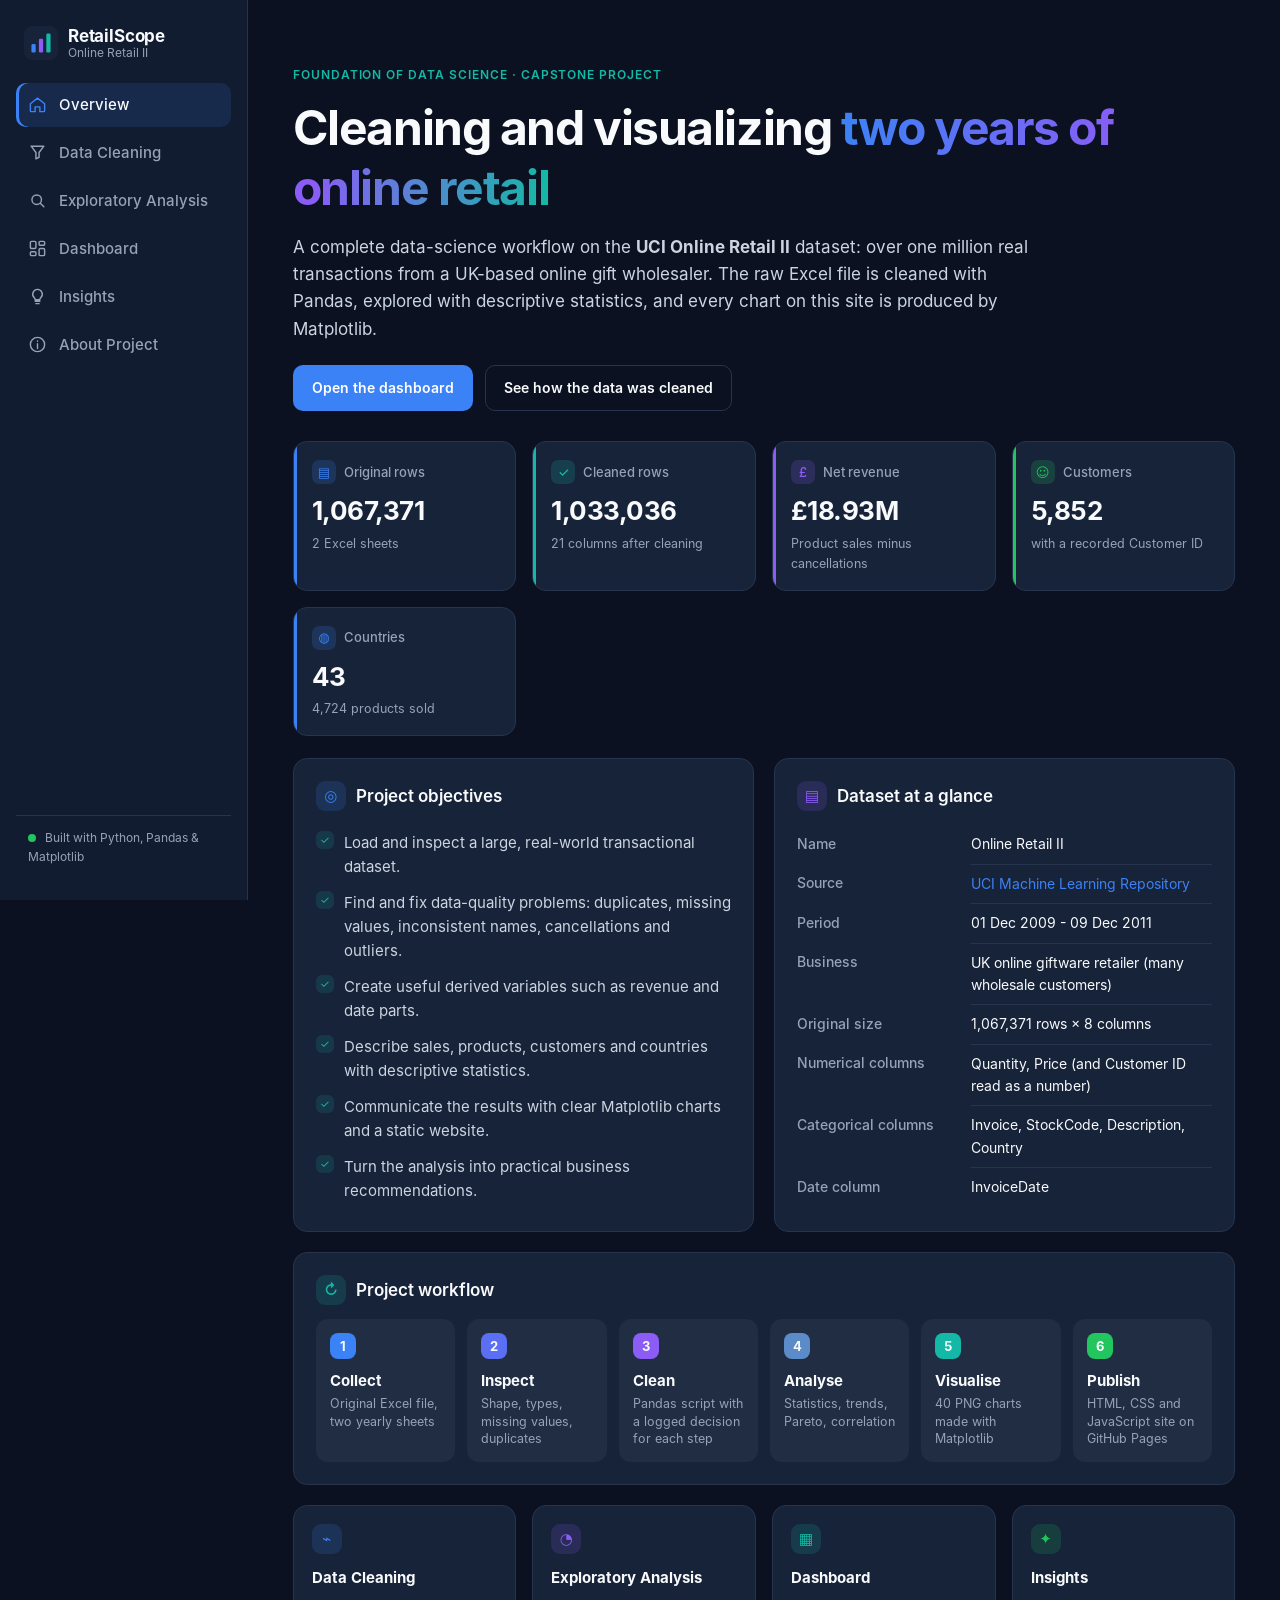
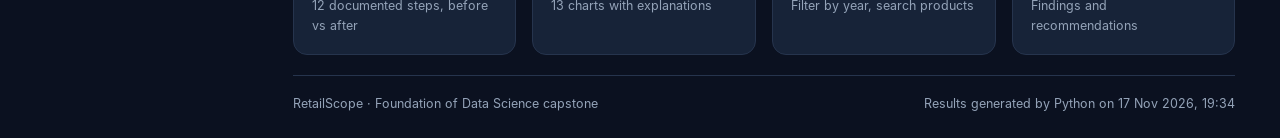
<file: index.html>
<!DOCTYPE html>
<html lang="en">
<head>
  <meta charset="UTF-8">
  <title>RetailScope - redirecting…</title>
  <meta http-equiv="refresh" content="0; url=static/index.html">
  <link rel="canonical" href="static/index.html">
</head>
<body style="background:#0B1120;color:#F8FAFC;font-family:sans-serif">
  <p>Opening the project website… If nothing happens, <a href="static/index.html" style="color:#3B82F6">click here</a>.</p>
</body>
</html>
</file>
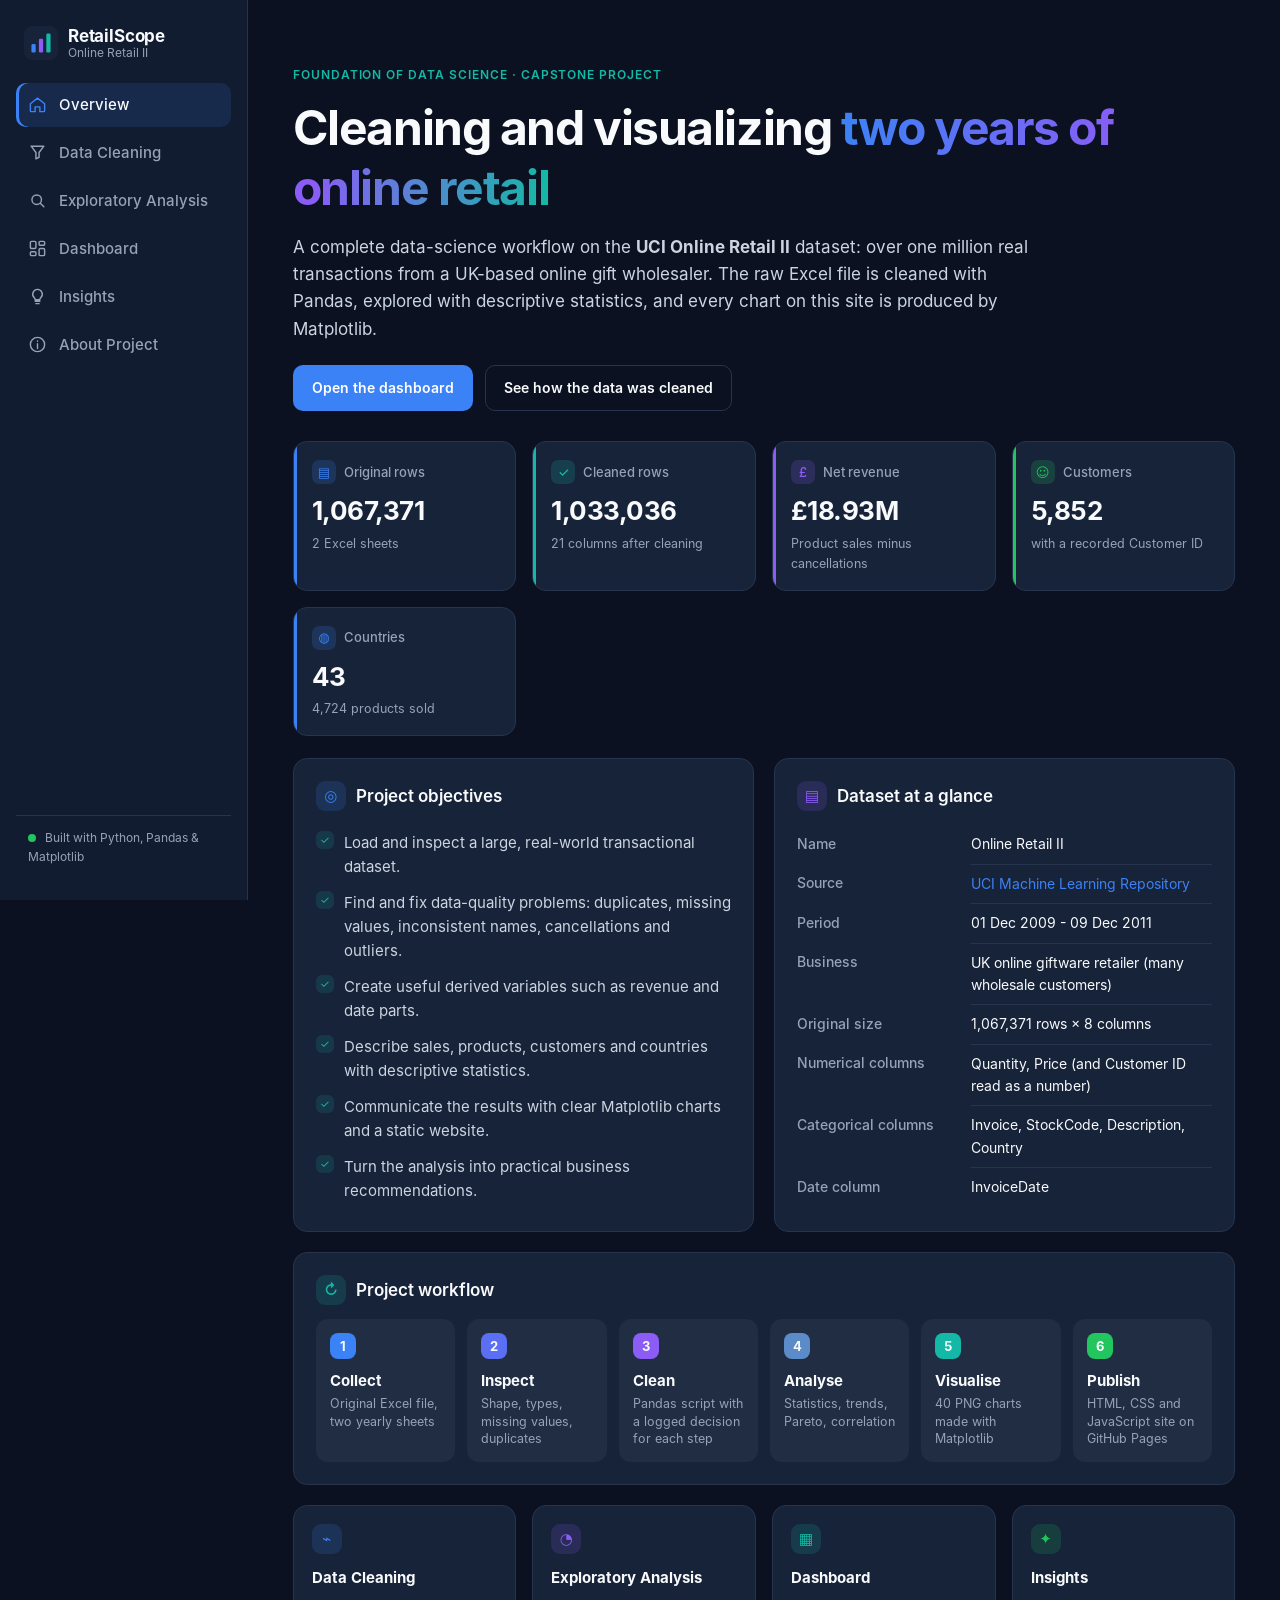
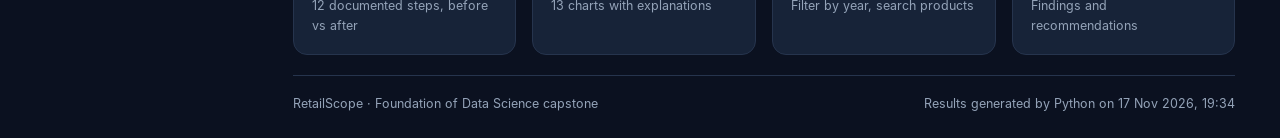
<file: static/index.html>
<!DOCTYPE html>
<html lang="en">
<head>
  <meta charset="UTF-8">
  <meta name="viewport" content="width=device-width, initial-scale=1">
  <title>RetailScope | Online Retail II - Data Cleaning & Visualization</title>
  <meta name="description" content="Foundation of Data Science capstone: cleaning and analysing the UCI Online Retail II dataset with Python, Pandas and Matplotlib.">
  <link rel="icon" href="assets/favicon.svg" type="image/svg+xml">
  <link rel="stylesheet" href="style.css">
</head>
<body>
  <!-- ============ SIDEBAR NAVIGATION ============ -->
  <aside class="sidebar" id="sidebar">
    <a class="brand" href="#home">
      <img src="assets/favicon.svg" alt="" width="34" height="34">
      <span><strong>RetailScope</strong><small>Online Retail II</small></span>
    </a>
    <nav class="nav" aria-label="Main">
      <a href="#home" data-page="home"><svg viewBox="0 0 24 24"><path d="M3 11l9-7 9 7v9a1 1 0 0 1-1 1h-5v-6H9v6H4a1 1 0 0 1-1-1z"/></svg>Overview</a>
      <a href="#cleaning" data-page="cleaning"><svg viewBox="0 0 24 24"><path d="M4 4h16l-6 8v6l-4 2v-8z"/></svg>Data Cleaning</a>
      <a href="#eda" data-page="eda"><svg viewBox="0 0 24 24"><circle cx="11" cy="11" r="6"/><path d="M20 20l-4.5-4.5"/></svg>Exploratory Analysis</a>
      <a href="#dashboard" data-page="dashboard"><svg viewBox="0 0 24 24"><rect x="3" y="3" width="7" height="9" rx="1.5"/><rect x="14" y="3" width="7" height="5" rx="1.5"/><rect x="14" y="12" width="7" height="9" rx="1.5"/><rect x="3" y="16" width="7" height="5" rx="1.5"/></svg>Dashboard</a>
      <a href="#insights" data-page="insights"><svg viewBox="0 0 24 24"><path d="M9 18h6M10 21h4M12 3a6 6 0 0 0-4 10.5c.8.8 1 1.5 1 2.5h6c0-1 .2-1.7 1-2.5A6 6 0 0 0 12 3z"/></svg>Insights</a>
      <a href="#about" data-page="about"><svg viewBox="0 0 24 24"><circle cx="12" cy="12" r="9"/><path d="M12 11v6M12 7.5v.5"/></svg>About Project</a>
    </nav>
    <div class="sidebar-foot">
      <span class="dot"></span> Built with Python, Pandas &amp; Matplotlib
    </div>
  </aside>

  <header class="topbar">
    <a class="brand" href="#home"><img src="assets/favicon.svg" alt="" width="28" height="28"><strong>RetailScope</strong></a>
    <button class="menu-btn" id="menuBtn" aria-label="Open menu" aria-expanded="false">
      <svg viewBox="0 0 24 24"><path d="M4 7h16M4 12h16M4 17h16"/></svg>
    </button>
  </header>
  <div class="overlay" id="overlay"></div>

  <main class="content">

    <!-- ================= PAGE 1: HOME ================= -->
    <section class="page" id="page-home">
      <div class="hero">
        <span class="eyebrow">Foundation of Data Science · Capstone Project</span>
        <h1>Cleaning and visualizing <span class="grad">two years of online retail</span></h1>
        <p class="lead">A complete data-science workflow on the <strong>UCI Online Retail II</strong> dataset: over one million
          real transactions from a UK-based online gift wholesaler. The raw Excel file is cleaned with Pandas,
          explored with descriptive statistics, and every chart on this site is produced by Matplotlib.</p>
        <div class="hero-actions">
          <a class="btn primary" href="#dashboard">Open the dashboard</a>
          <a class="btn ghost" href="#cleaning">See how the data was cleaned</a>
        </div>
      </div>

      <div class="kpi-grid" id="homeStats"></div>

      <div class="grid-2">
        <div class="card">
          <h2 class="card-title"><span class="ic blue">◎</span>Project objectives</h2>
          <ul class="checklist">
            <li>Load and inspect a large, real-world transactional dataset.</li>
            <li>Find and fix data-quality problems: duplicates, missing values, inconsistent names, cancellations and outliers.</li>
            <li>Create useful derived variables such as revenue and date parts.</li>
            <li>Describe sales, products, customers and countries with descriptive statistics.</li>
            <li>Communicate the results with clear Matplotlib charts and a static website.</li>
            <li>Turn the analysis into practical business recommendations.</li>
          </ul>
        </div>
        <div class="card">
          <h2 class="card-title"><span class="ic purple">▤</span>Dataset at a glance</h2>
          <table class="kv" id="datasetInfo"></table>
        </div>
      </div>

      <div class="card">
        <h2 class="card-title"><span class="ic teal">↻</span>Project workflow</h2>
        <ol class="workflow">
          <li><span>1</span><strong>Collect</strong><small>Original Excel file, two yearly sheets</small></li>
          <li><span>2</span><strong>Inspect</strong><small>Shape, types, missing values, duplicates</small></li>
          <li><span>3</span><strong>Clean</strong><small>Pandas script with a logged decision for each step</small></li>
          <li><span>4</span><strong>Analyse</strong><small>Statistics, trends, Pareto, correlation</small></li>
          <li><span>5</span><strong>Visualise</strong><small>40 PNG charts made with Matplotlib</small></li>
          <li><span>6</span><strong>Publish</strong><small>HTML, CSS and JavaScript site on GitHub Pages</small></li>
        </ol>
      </div>

      <div class="nav-cards">
        <a class="nav-card" href="#cleaning"><span class="ic blue">⌁</span><strong>Data Cleaning</strong><small>12 documented steps, before vs after</small></a>
        <a class="nav-card" href="#eda"><span class="ic purple">◔</span><strong>Exploratory Analysis</strong><small>13 charts with explanations</small></a>
        <a class="nav-card" href="#dashboard"><span class="ic teal">▦</span><strong>Dashboard</strong><small>Filter by year, search products</small></a>
        <a class="nav-card" href="#insights"><span class="ic green">✦</span><strong>Insights</strong><small>Findings and recommendations</small></a>
      </div>
    </section>

    <!-- ================= PAGE 2: DATA CLEANING ================= -->
    <section class="page" id="page-cleaning">
      <header class="page-head">
        <span class="eyebrow">Page 2</span>
        <h1>Data Cleaning &amp; Preprocessing</h1>
        <p>All steps run in <code>analysis/data_cleaning.py</code>. The original Excel file is never changed; the cleaned
          result is saved as a new CSV. Negative quantities and missing customers are <em>classified and flagged</em>, not blindly deleted.</p>
      </header>

      <div class="kpi-grid" id="cleanStats"></div>

      <div class="card">
        <h2 class="card-title">Original dataset overview</h2>
        <p class="muted">The Excel workbook contains two sheets with the same 8 columns. The table shows each column's type
          when read by Pandas and after cleaning.</p>
        <div class="grid-2 tight">
          <div class="table-wrap"><table class="data" id="sheetTable"></table></div>
          <div class="table-wrap"><table class="data" id="dtypeTable"></table></div>
        </div>
      </div>

      <div class="grid-2">
        <figure class="chart-card" data-chart="cleaning-0"></figure>
        <div class="card">
          <h2 class="card-title">Missing value analysis</h2>
          <div class="table-wrap"><table class="data" id="missingTable"></table></div>
          <p class="note" id="missingNote"></p>
        </div>
      </div>

      <div class="grid-2">
        <div class="card">
          <h2 class="card-title">Duplicate analysis</h2>
          <p id="dupText"></p>
          <div class="mini-stats" id="dupStats"></div>
        </div>
        <figure class="chart-card" data-chart="cleaning-1"></figure>
      </div>

      <div class="card">
        <h2 class="card-title">Cleaning operations, step by step</h2>
        <ol class="timeline" id="stepList"></ol>
      </div>

      <div class="grid-2">
        <figure class="chart-card" data-chart="cleaning-2"></figure>
        <div class="card">
          <h2 class="card-title">How cancellations and returns were treated</h2>
          <ul class="checklist">
            <li><strong>Invoices starting with "C"</strong> are cancellations or returns. They are kept with negative
              quantity and negative revenue, so adding up revenue gives true <em>net</em> revenue.</li>
            <li><strong>Negative quantities without "C"</strong> have a price of £0 and notes like "damaged" or "missing".
              They are internal stock write-offs, labelled <em>Stock Adjustment</em>, and left out of sales figures.</li>
            <li><strong>Invoices starting with "A"</strong> are bad-debt accounting entries (6 rows) and are excluded from sales.</li>
            <li><strong>Postage, fees and manual codes</strong> (POST, DOT, M, AMAZONFEE...) are flagged
              <code>IsProduct = False</code> so they do not distort product rankings.</li>
          </ul>
        </div>
      </div>

      <div class="card">
        <h2 class="card-title">Before-and-after comparison</h2>
        <div class="table-wrap"><table class="data" id="beforeAfter"></table></div>
      </div>

      <div class="card">
        <div class="card-head">
          <h2 class="card-title">Data dictionary (cleaned dataset)</h2>
          <input class="search" id="dictSearch" type="search" placeholder="Search columns…" aria-label="Search data dictionary">
        </div>
        <div class="table-wrap"><table class="data" id="dictTable"></table></div>
      </div>
    </section>

    <!-- ================= PAGE 3: EDA ================= -->
    <section class="page" id="page-eda">
      <header class="page-head">
        <span class="eyebrow">Page 3</span>
        <h1>Exploratory Data Analysis</h1>
        <p>Statistics are computed with Pandas in <code>analysis/exploratory_analysis.py</code>. Every chart below is a PNG
          produced by Matplotlib from the cleaned data. Revenue figures are <em>net</em> (sales minus cancellations) for
          product lines only. Click a chart to enlarge it.</p>
      </header>

      <div class="card">
        <div class="card-head">
          <h2 class="card-title">Statistical summary</h2>
          <span class="pill">pandas .describe() + skewness</span>
        </div>
        <div class="table-wrap"><table class="data num" id="statsTable"></table></div>
        <p class="note">Every variable has a mean far above its median and a large positive skewness. The data is
          strongly right-skewed, so medians and log-scaled charts describe a "typical" order better than averages.</p>
      </div>

      <div class="filter-bar" id="edaFilters" role="tablist" aria-label="Chart topic">
        <button class="chip active" data-group="all">All charts</button>
        <button class="chip" data-group="trend">Trends</button>
        <button class="chip" data-group="product">Products</button>
        <button class="chip" data-group="customer">Customers</button>
        <button class="chip" data-group="country">Countries</button>
        <button class="chip" data-group="distribution">Distributions</button>
        <button class="chip" data-group="correlation">Correlation</button>
        <button class="chip" data-group="cancellation">Cancellations</button>
      </div>
      <div class="chart-grid" id="edaCharts"></div>

      <div class="card">
        <div class="card-head">
          <h2 class="card-title">Correlation matrix (customer level)</h2>
          <div class="toggle" id="corrToggle">
            <button class="active" data-method="spearman">Spearman</button>
            <button data-method="pearson">Pearson</button>
          </div>
        </div>
        <div class="table-wrap"><table class="data num corr" id="corrTable"></table></div>
        <p class="note">Pearson measures straight-line relationships and is sensitive to extreme values; Spearman uses
          ranks and is more reliable for skewed data like this. Compare both to see the effect of outliers.</p>
      </div>
    </section>

    <!-- ================= PAGE 4: DASHBOARD ================= -->
    <section class="page" id="page-dashboard">
      <header class="page-head row">
        <div>
          <span class="eyebrow">Page 4</span>
          <h1>Interactive Dashboard</h1>
          <p id="periodLabel" class="muted"></p>
        </div>
        <div class="toggle big" id="periodToggle" aria-label="Select period">
          <button class="active" data-period="all">All</button>
          <button data-period="2010">2010</button>
          <button data-period="2011">2011</button>
        </div>
      </header>

      <div class="kpi-grid six" id="dashKpis"></div>
      <div class="kpi-grid secondary" id="dashKpis2"></div>

      <div class="filter-bar" id="dashFilters">
        <button class="chip active" data-group="all">All charts</button>
        <button class="chip" data-group="trend">Trends</button>
        <button class="chip" data-group="product">Products</button>
        <button class="chip" data-group="country">Countries</button>
        <button class="chip" data-group="customer">Customers</button>
        <button class="chip" data-group="distribution">Sales distribution</button>
        <button class="chip" data-group="cancellation">Cancellations</button>
      </div>
      <div class="chart-grid" id="dashCharts"></div>

      <div class="card">
        <div class="card-head">
          <h2 class="card-title">Product explorer</h2>
          <div class="controls">
            <input class="search" id="productSearch" type="search" placeholder="Search product name or code…" aria-label="Search products">
            <select id="productSort" aria-label="Sort products">
              <option value="revenue">Sort: Net revenue</option>
              <option value="units">Sort: Units</option>
              <option value="orders">Sort: Orders</option>
              <option value="customers">Sort: Customers</option>
              <option value="cancelled">Sort: Cancelled units</option>
              <option value="revenue-asc">Sort: Lowest revenue</option>
            </select>
          </div>
        </div>
        <p class="muted small">Tick up to two products to compare them side by side.</p>
        <div id="compareBox" class="compare" hidden></div>
        <div class="table-wrap"><table class="data num" id="productTable"></table></div>
        <div class="table-foot"><span id="productCount"></span><button class="btn ghost sm" id="productMore">Show more</button></div>
      </div>

      <div class="grid-2">
        <div class="card">
          <div class="card-head">
            <h2 class="card-title">Country performance</h2>
            <input class="search" id="countrySearch" type="search" placeholder="Filter countries…" aria-label="Filter countries">
          </div>
          <div class="table-wrap scroll"><table class="data num" id="countryTable"></table></div>
        </div>
        <div class="card">
          <h2 class="card-title">Monthly figures</h2>
          <div class="table-wrap scroll"><table class="data num" id="monthTable"></table></div>
        </div>
      </div>
    </section>

    <!-- ================= PAGE 5: INSIGHTS ================= -->
    <section class="page" id="page-insights">
      <header class="page-head">
        <span class="eyebrow">Page 5</span>
        <h1>Insights &amp; Conclusion</h1>
        <p>Each finding below is generated from the analysis results, so the numbers always match the charts.</p>
      </header>

      <h2 class="section-title">Major findings</h2>
      <div class="finding-grid" id="findings"></div>

      <div class="grid-2">
        <div class="card">
          <h2 class="card-title"><span class="ic teal">↗</span>Important trends</h2>
          <ul class="checklist" id="trendList"></ul>
        </div>
        <div class="card">
          <h2 class="card-title"><span class="ic purple">✧</span>Interesting discoveries</h2>
          <ul class="checklist">
            <li>The two Excel sheets overlap for 1-9 December 2010; without spotting this, that period would be counted twice.</li>
            <li>The two largest orders in the data (80,995 and 74,215 units) were cancelled within minutes; keeping
              cancellations as negative revenue makes them cancel out automatically.</li>
            <li>The shop trades on Sundays but almost never on Saturdays.</li>
            <li id="discoveryLowest"></li>
          </ul>
        </div>
      </div>

      <div class="card">
        <h2 class="card-title"><span class="ic green">✓</span>Business recommendations</h2>
        <div class="reco-grid">
          <div class="reco"><strong>Prepare early for the Q4 peak</strong><p>Build stock of best-selling Christmas and home-decor lines by August, because revenue rises sharply from September and peaks in November.</p></div>
          <div class="reco"><strong>Protect top customers</strong><p>About a fifth of customers bring in roughly three-quarters of revenue. A loyalty or account-manager programme for them is the safest way to protect income.</p></div>
          <div class="reco"><strong>Win back one-time buyers</strong><p>Over a quarter of customers ordered only once. Follow-up offers to first-time buyers could raise repeat-purchase rates.</p></div>
          <div class="reco"><strong>Grow export markets</strong><p>Overseas customers place much larger orders. Ireland, the Netherlands, Germany and France are proven markets worth targeted marketing.</p></div>
          <div class="reco"><strong>Investigate cancellations</strong><p>About one in six invoices is a cancellation. Review the most-cancelled products for quality, description or delivery problems.</p></div>
          <div class="reco"><strong>Record customer IDs</strong><p>Almost a quarter of rows have no Customer ID. Requiring an account or email at checkout would make customer analysis more complete.</p></div>
        </div>
      </div>

      <div class="grid-2">
        <div class="card">
          <h2 class="card-title"><span class="ic red">!</span>Limitations</h2>
          <ul class="checklist warn">
            <li>The data comes from a single UK retailer, so results may not apply to other businesses.</li>
            <li>December 2011 is incomplete (data ends on 9 December), so it is left out of year-on-year comparisons.</li>
            <li>Customer-level results only include rows with a Customer ID.</li>
            <li>No cost or profit data is available, so the analysis is about revenue, not profitability.</li>
            <li>Exact duplicate rows were removed; a few could have been genuine repeated scans.</li>
            <li>The analysis is descriptive. It shows patterns and associations, not causes.</li>
          </ul>
        </div>
        <div class="card highlight">
          <h2 class="card-title"><span class="ic blue">◆</span>Final conclusion</h2>
          <p id="conclusion"></p>
        </div>
      </div>
    </section>

    <!-- ================= PAGE 6: ABOUT ================= -->
    <section class="page" id="page-about">
      <header class="page-head">
        <span class="eyebrow">Page 6</span>
        <h1>About the Project</h1>
      </header>

      <div class="grid-2">
        <div class="card">
          <h2 class="card-title">Project description</h2>
          <p><strong>RetailScope</strong> is a Foundation of Data Science capstone that takes a large, messy, real-world
            sales file and turns it into a clean dataset, a set of statistical findings and an easy-to-use website.
            The project shows the full workflow a data scientist follows: understanding the data, cleaning it carefully
            and honestly, exploring it, visualising it and communicating the results.</p>
          <h3>Objectives</h3>
          <ul class="checklist">
            <li>Apply Pandas for real data cleaning and transformation.</li>
            <li>Use descriptive statistics to summarise business data.</li>
            <li>Create clear, labelled charts with Matplotlib.</li>
            <li>Present the work in a static website without any framework.</li>
          </ul>
        </div>
        <div class="card">
          <h2 class="card-title">Technologies used</h2>
          <div class="tech-grid">
            <div class="tech"><strong>Python 3</strong><small>Scripts and pipeline</small></div>
            <div class="tech"><strong>Pandas</strong><small>Cleaning and analysis</small></div>
            <div class="tech"><strong>Matplotlib</strong><small>All charts (PNG)</small></div>
            <div class="tech"><strong>openpyxl</strong><small>Lets Pandas read .xlsx</small></div>
            <div class="tech"><strong>HTML5</strong><small>Page structure</small></div>
            <div class="tech"><strong>CSS3</strong><small>Dark theme, responsive layout</small></div>
            <div class="tech"><strong>JavaScript</strong><small>Navigation, filters, search</small></div>
            <div class="tech"><strong>GitHub Pages</strong><small>Free static hosting</small></div>
          </div>
          <p class="note">No NumPy imports, Seaborn, Plotly, Bootstrap or JavaScript frameworks are used.</p>
        </div>
      </div>

      <div class="grid-2">
        <div class="card">
          <h2 class="card-title">Dataset source</h2>
          <p>Chen, D. (2012). <em>Online Retail II</em> [Dataset]. UCI Machine Learning Repository.
            <a href="https://doi.org/10.24432/C5CG6D" target="_blank" rel="noopener">https://doi.org/10.24432/C5CG6D</a></p>
          <p class="muted">All transactions between 01/12/2009 and 09/12/2011 for a UK-based, registered, non-store online
            retailer that mainly sells unique all-occasion giftware. Many customers are wholesalers.
            Licensed under CC BY 4.0.</p>
        </div>
        <div class="card">
          <h2 class="card-title">Methodology</h2>
          <ol class="steps-small">
            <li>Load both Excel sheets with <code>pd.read_excel</code>.</li>
            <li>Profile the data: shape, types, missing values, duplicates.</li>
            <li>Clean: remove overlap and duplicates, fix types and names, classify transactions, flag outliers.</li>
            <li>Derive Revenue and date features; export the cleaned CSV.</li>
            <li>Analyse with groupby, pivot tables, quantiles, correlation and Pareto analysis.</li>
            <li>Plot with Matplotlib, export PNGs and a small <code>data.js</code> file for the website.</li>
          </ol>
        </div>
      </div>

      <div class="card">
        <h2 class="card-title">Student information</h2>
        <table class="kv student">
          <tr><th>Student name</th><td>[Your Name]</td></tr>
          <tr><th>Enrolment / Roll no.</th><td>[Your Roll Number]</td></tr>
          <tr><th>Programme</th><td>BCA - Artificial Intelligence &amp; Data Science</td></tr>
          <tr><th>Subject</th><td>Foundation of Data Science</td></tr>
          <tr><th>Mentor / Guide</th><td>[Mentor Name]</td></tr>
          <tr><th>Institution</th><td>[University / College Name]</td></tr>
          <tr><th>GitHub</th><td>[github.com/your-username]</td></tr>
        </table>
      </div>
    </section>

    <footer class="footer">
      <span>RetailScope · Foundation of Data Science capstone</span>
      <span id="genTime"></span>
    </footer>
  </main>

  <!-- Lightbox for enlarging charts -->
  <div class="lightbox" id="lightbox" hidden>
    <button class="lb-close" id="lbClose" aria-label="Close">×</button>
    <figure><img id="lbImg" alt=""><figcaption id="lbCap"></figcaption></figure>
  </div>

  <script src="data.js"></script>
  <script src="script.js"></script>
</body>
</html>
</file>
<file: static/style.css>
/* =========================================================
   RetailScope - dark theme stylesheet (plain CSS3, no framework)
   ========================================================= */
@font-face { font-family: "Inter"; src: url("fonts/Inter-Regular.otf") format("opentype"); font-weight: 400; font-display: swap; }
@font-face { font-family: "Inter"; src: url("fonts/Inter-Medium.otf") format("opentype"); font-weight: 500; font-display: swap; }
@font-face { font-family: "Inter"; src: url("fonts/Inter-SemiBold.otf") format("opentype"); font-weight: 600; font-display: swap; }
@font-face { font-family: "Inter"; src: url("fonts/Inter-Bold.otf") format("opentype"); font-weight: 700; font-display: swap; }

:root {
  --bg: #0B1120;
  --bg-2: #111C30;
  --card: #172338;
  --card-2: #202D42;
  --line: #26344D;
  --blue: #3B82F6;
  --purple: #8B5CF6;
  --teal: #14B8A6;
  --green: #22C55E;
  --red: #F87171;
  --text: #F8FAFC;
  --muted: #94A3B8;
  --radius: 14px;
  --sidebar: 248px;
}

* { box-sizing: border-box; }
html { scroll-behavior: smooth; }
body {
  margin: 0;
  font-family: "Inter", system-ui, -apple-system, "Segoe UI", Roboto, sans-serif;
  background: var(--bg);
  color: var(--text);
  line-height: 1.6;
  font-size: 15px;
  -webkit-font-smoothing: antialiased;
}
a { color: var(--blue); text-decoration: none; }
a:hover { text-decoration: underline; }
code { font-family: ui-monospace, "Cascadia Code", Consolas, monospace; font-size: .86em; background: var(--card-2); padding: 1px 6px; border-radius: 6px; color: #C4D4F5; }
h1, h2, h3 { line-height: 1.25; margin: 0; }
p { margin: 0 0 .8em; }
.muted { color: var(--muted); }
.small { font-size: 13px; }

/* ---------- Sidebar ---------- */
.sidebar {
  position: fixed; inset: 0 auto 0 0; width: var(--sidebar);
  background: var(--bg-2); border-right: 1px solid var(--line);
  display: flex; flex-direction: column; padding: 22px 16px; z-index: 30;
  transition: transform .25s ease;
}
.brand { display: flex; align-items: center; gap: 10px; color: var(--text); padding: 4px 8px 22px; }
.brand:hover { text-decoration: none; }
.brand span { display: flex; flex-direction: column; line-height: 1.2; }
.brand strong { font-size: 17px; letter-spacing: -.01em; }
.brand small { color: var(--muted); font-size: 12px; }
.nav { display: flex; flex-direction: column; gap: 4px; }
.nav a {
  display: flex; align-items: center; gap: 12px; padding: 10px 12px; border-radius: 10px;
  color: var(--muted); font-weight: 500; transition: background .15s, color .15s;
}
.nav a:hover { background: var(--card); color: var(--text); text-decoration: none; }
.nav a.active { background: rgba(59,130,246,.14); color: var(--text); box-shadow: inset 3px 0 0 var(--blue); }
.nav svg { width: 19px; height: 19px; fill: none; stroke: currentColor; stroke-width: 1.8; stroke-linecap: round; stroke-linejoin: round; flex: none; }
.nav a.active svg { stroke: var(--blue); }
.sidebar-foot { margin-top: auto; font-size: 12px; color: var(--muted); padding: 12px; border-top: 1px solid var(--line); }
.dot { display: inline-block; width: 8px; height: 8px; border-radius: 50%; background: var(--green); margin-right: 6px; }

.topbar { display: none; }
.overlay { display: none; }

/* ---------- Layout ---------- */
.content { margin-left: var(--sidebar); padding: 36px clamp(18px, 3.5vw, 48px) 24px; max-width: calc(1280px + var(--sidebar)); }
.page { display: none; animation: fade .25s ease; }
.page.active { display: block; }
@keyframes fade { from { opacity: 0; transform: translateY(6px); } to { opacity: 1; transform: none; } }

.page-head { margin-bottom: 26px; max-width: 860px; }
.page-head.row { display: flex; justify-content: space-between; align-items: flex-end; gap: 20px; max-width: none; flex-wrap: wrap; }
.page-head h1 { font-size: clamp(26px, 3vw, 34px); letter-spacing: -.02em; margin: 6px 0 10px; }
.page-head p { color: var(--muted); }
.eyebrow { display: inline-block; font-size: 12px; font-weight: 600; letter-spacing: .08em; text-transform: uppercase; color: var(--teal); }
.section-title { font-size: 20px; margin: 8px 0 16px; }

/* ---------- Hero ---------- */
.hero { padding: 26px 0 30px; max-width: 900px; }
.hero h1 { font-size: clamp(30px, 4.4vw, 48px); letter-spacing: -.03em; margin: 12px 0 16px; }
.grad { background: linear-gradient(90deg, var(--blue), var(--purple) 55%, var(--teal)); -webkit-background-clip: text; background-clip: text; color: transparent; }
.lead { font-size: 17px; color: #CBD5E1; max-width: 760px; }
.hero-actions { display: flex; gap: 12px; flex-wrap: wrap; margin-top: 22px; }

.btn { display: inline-flex; align-items: center; justify-content: center; padding: 11px 18px; border-radius: 10px; font-weight: 600; font-size: 14px; border: 1px solid transparent; cursor: pointer; font-family: inherit; transition: transform .15s, background .15s, border-color .15s; }
.btn:hover { text-decoration: none; transform: translateY(-1px); }
.btn.primary { background: var(--blue); color: #fff; }
.btn.primary:hover { background: #2F74E8; }
.btn.ghost { background: transparent; color: var(--text); border-color: var(--line); }
.btn.ghost:hover { border-color: var(--blue); }
.btn.sm { padding: 7px 14px; font-size: 13px; }

/* ---------- Cards ---------- */
.card, .chart-card {
  background: var(--card); border: 1px solid var(--line); border-radius: var(--radius);
  padding: 22px; margin: 0 0 20px;
}
.card.highlight { background: linear-gradient(160deg, rgba(59,130,246,.14), var(--card) 60%); border-color: rgba(59,130,246,.35); }
.card-title { font-size: 17px; font-weight: 600; margin-bottom: 14px; display: flex; align-items: center; gap: 10px; }
.card h3 { font-size: 15px; margin: 18px 0 8px; }
.card-head { display: flex; justify-content: space-between; align-items: center; gap: 14px; flex-wrap: wrap; margin-bottom: 12px; }
.card-head .card-title { margin: 0; }
.ic { display: inline-grid; place-items: center; width: 30px; height: 30px; border-radius: 9px; font-size: 15px; flex: none; }
.ic.blue { background: rgba(59,130,246,.16); color: var(--blue); }
.ic.purple { background: rgba(139,92,246,.16); color: var(--purple); }
.ic.teal { background: rgba(20,184,166,.16); color: var(--teal); }
.ic.green { background: rgba(34,197,94,.16); color: var(--green); }
.ic.red { background: rgba(248,113,113,.16); color: var(--red); }

.grid-2 { display: grid; grid-template-columns: repeat(2, minmax(0, 1fr)); gap: 20px; }
.grid-2 > * { margin-bottom: 20px; }
.grid-2.tight > * { margin-bottom: 0; }
.grid-2 > .card, .grid-2 > .chart-card { margin-bottom: 20px; }

/* ---------- KPI cards ---------- */
.kpi-grid { display: grid; grid-template-columns: repeat(auto-fit, minmax(190px, 1fr)); gap: 16px; margin-bottom: 22px; }
.kpi {
  background: var(--card); border: 1px solid var(--line); border-radius: var(--radius); padding: 18px 18px 16px;
  position: relative; overflow: hidden; transition: transform .15s, border-color .15s;
}
.kpi:hover { transform: translateY(-2px); border-color: #34476A; }
.kpi::before { content: ""; position: absolute; left: 0; top: 0; bottom: 0; width: 3px; background: var(--accent, var(--blue)); }
.kpi .label { color: var(--muted); font-size: 13px; font-weight: 500; display: flex; align-items: center; gap: 8px; }
.kpi .label i { font-style: normal; display: inline-grid; place-items: center; width: 24px; height: 24px; border-radius: 7px; background: color-mix(in srgb, var(--accent, var(--blue)) 18%, transparent); color: var(--accent, var(--blue)); font-size: 13px; }
.kpi .value { font-size: 26px; font-weight: 700; letter-spacing: -.02em; margin-top: 6px; }
.kpi .sub { font-size: 12.5px; color: var(--muted); margin-top: 2px; }
.kpi-grid.secondary .kpi { padding: 12px 16px; background: var(--bg-2); }
.kpi-grid.secondary .value { font-size: 19px; margin-top: 2px; }

/* ---------- Charts ---------- */
.chart-grid { display: grid; grid-template-columns: repeat(2, minmax(0, 1fr)); gap: 20px; margin-bottom: 20px; }
.chart-card { margin: 0; padding: 16px; display: flex; flex-direction: column; }
.grid-2 .chart-card { margin-bottom: 20px; }
.chart-card.wide { grid-column: 1 / -1; }
.chart-card h3 { font-size: 15px; margin: 2px 4px 10px; display: flex; justify-content: space-between; gap: 10px; }
.chart-card h3 .tag { font-size: 11px; font-weight: 600; text-transform: uppercase; letter-spacing: .06em; color: var(--teal); background: rgba(20,184,166,.12); padding: 2px 8px; border-radius: 99px; height: fit-content; }
.chart-card img { width: 100%; height: auto; border-radius: 8px; cursor: zoom-in; display: block; background: var(--card); }
.chart-card figcaption { color: #CBD5E1; font-size: 14px; margin: 12px 4px 2px; }
.chart-card .file { display: block; color: var(--muted); font-size: 11.5px; margin: 8px 4px 0; font-family: ui-monospace, Consolas, monospace; }
.chart-card.hide { display: none; }

/* ---------- Filters / toggles ---------- */
.filter-bar { display: flex; flex-wrap: wrap; gap: 8px; margin: 6px 0 18px; }
.chip { background: var(--card); color: var(--muted); border: 1px solid var(--line); border-radius: 99px; padding: 7px 14px; font: 500 13px "Inter", sans-serif; cursor: pointer; transition: all .15s; }
.chip:hover { color: var(--text); border-color: #3A4D70; }
.chip.active { background: var(--blue); border-color: var(--blue); color: #fff; }
.toggle { display: inline-flex; background: var(--bg-2); border: 1px solid var(--line); border-radius: 10px; padding: 3px; }
.toggle button { background: none; border: 0; color: var(--muted); padding: 6px 14px; border-radius: 8px; font: 600 13px "Inter", sans-serif; cursor: pointer; }
.toggle button.active { background: var(--card-2); color: var(--text); box-shadow: inset 0 0 0 1px #34476A; }
.toggle.big button { padding: 9px 22px; font-size: 14px; }
.toggle.big button.active { background: var(--blue); color: #fff; box-shadow: none; }
.pill { font-size: 12px; color: var(--muted); background: var(--card-2); padding: 4px 10px; border-radius: 99px; }
.controls { display: flex; gap: 10px; flex-wrap: wrap; }
.search, select {
  background: var(--bg-2); border: 1px solid var(--line); color: var(--text); border-radius: 10px;
  padding: 9px 12px; font: 14px "Inter", sans-serif; min-width: 220px; outline: none;
}
select { min-width: 0; cursor: pointer; }
.search:focus, select:focus { border-color: var(--blue); box-shadow: 0 0 0 3px rgba(59,130,246,.2); }

/* ---------- Tables ---------- */
.table-wrap { overflow-x: auto; border-radius: 10px; border: 1px solid var(--line); }
.table-wrap.scroll { max-height: 430px; overflow-y: auto; }
table.data { width: 100%; border-collapse: collapse; font-size: 13.5px; }
table.data th { text-align: left; color: var(--muted); font-weight: 600; font-size: 12px; text-transform: uppercase; letter-spacing: .04em; background: var(--bg-2); padding: 10px 12px; position: sticky; top: 0; white-space: nowrap; }
table.data td { padding: 9px 12px; border-top: 1px solid var(--line); }
table.data tr:hover td { background: rgba(255,255,255,.025); }
table.num td.n, table.num th.n { text-align: right; font-variant-numeric: tabular-nums; }
table.data th.sortable { cursor: pointer; }
table.data th.sortable:hover { color: var(--text); }
.bad { color: var(--red); }
.good { color: var(--green); }
.share { display: flex; align-items: center; gap: 8px; justify-content: flex-end; }
.share b { display: block; height: 6px; border-radius: 3px; background: var(--purple); min-width: 2px; }
table.corr td.n { font-weight: 600; }
table.kv { width: 100%; border-collapse: collapse; font-size: 14px; }
table.kv th { text-align: left; color: var(--muted); font-weight: 500; padding: 8px 12px 8px 0; width: 42%; vertical-align: top; }
table.kv td { padding: 8px 0; border-bottom: 1px solid var(--line); }
table.kv tr:last-child td { border-bottom: 0; }
table.student td { color: #CBD5E1; }
.table-foot { display: flex; justify-content: space-between; align-items: center; margin-top: 12px; color: var(--muted); font-size: 13px; }
.note { font-size: 13px; color: var(--muted); margin: 12px 0 0; padding-left: 12px; border-left: 2px solid var(--line); }
input[type=checkbox] { accent-color: var(--blue); width: 16px; height: 16px; cursor: pointer; }

/* ---------- Lists ---------- */
.checklist { list-style: none; padding: 0; margin: 0; }
.checklist li { position: relative; padding: 6px 0 6px 28px; color: #CBD5E1; }
.checklist li::before { content: "✓"; position: absolute; left: 0; top: 6px; width: 18px; height: 18px; border-radius: 6px; display: grid; place-items: center; font-size: 11px; background: rgba(20,184,166,.15); color: var(--teal); }
.checklist.warn li::before { content: "!"; background: rgba(248,113,113,.15); color: var(--red); font-weight: 700; }
.workflow { list-style: none; padding: 0; margin: 0; display: grid; grid-template-columns: repeat(6, 1fr); gap: 12px; counter-reset: s; }
.workflow li { background: var(--card-2); border-radius: 12px; padding: 14px; display: flex; flex-direction: column; gap: 2px; position: relative; }
.workflow span { width: 26px; height: 26px; border-radius: 8px; display: grid; place-items: center; background: var(--blue); font-weight: 700; font-size: 13px; margin-bottom: 8px; }
.workflow li:nth-child(2) span { background: #5B6FF4; }
.workflow li:nth-child(3) span { background: var(--purple); }
.workflow li:nth-child(4) span { background: #5C8BC9; }
.workflow li:nth-child(5) span { background: var(--teal); }
.workflow li:nth-child(6) span { background: var(--green); }
.workflow small { color: var(--muted); font-size: 12.5px; line-height: 1.4; }
.steps-small { margin: 0; padding-left: 20px; color: #CBD5E1; }
.steps-small li { padding: 3px 0; }

.timeline { list-style: none; margin: 0; padding: 0; }
.timeline li { display: grid; grid-template-columns: 46px 1fr auto; gap: 14px; padding: 14px 0; border-top: 1px solid var(--line); }
.timeline li:first-child { border-top: 0; }
.timeline .num { width: 38px; height: 38px; border-radius: 10px; background: var(--card-2); display: grid; place-items: center; font-weight: 700; color: var(--blue); font-size: 13px; }
.timeline strong { display: block; margin-bottom: 2px; }
.timeline p { color: var(--muted); font-size: 14px; margin: 0; }
.timeline .delta { font-size: 12.5px; font-weight: 600; white-space: nowrap; padding: 3px 10px; border-radius: 99px; height: fit-content; background: var(--card-2); color: var(--muted); }
.timeline .delta.minus { color: var(--red); background: rgba(248,113,113,.12); }

.mini-stats { display: grid; grid-template-columns: repeat(3, 1fr); gap: 12px; margin-top: 12px; }
.mini-stats div { background: var(--card-2); border-radius: 10px; padding: 12px; }
.mini-stats b { display: block; font-size: 20px; }
.mini-stats small { color: var(--muted); font-size: 12px; }

/* ---------- Home nav cards ---------- */
.nav-cards { display: grid; grid-template-columns: repeat(4, 1fr); gap: 16px; margin-bottom: 20px; }
.nav-card { background: var(--card); border: 1px solid var(--line); border-radius: var(--radius); padding: 18px; color: var(--text); display: flex; flex-direction: column; gap: 6px; transition: transform .15s, border-color .15s; }
.nav-card:hover { text-decoration: none; transform: translateY(-3px); border-color: var(--blue); }
.nav-card small { color: var(--muted); }
.nav-card .ic { margin-bottom: 6px; }

/* ---------- Insights ---------- */
.finding-grid { display: grid; grid-template-columns: repeat(auto-fill, minmax(280px, 1fr)); gap: 16px; margin-bottom: 22px; }
.finding { background: var(--card); border: 1px solid var(--line); border-radius: var(--radius); padding: 18px; transition: border-color .15s; }
.finding:hover { border-color: #3A4D70; }
.finding .n { font-size: 12px; font-weight: 700; color: var(--purple); letter-spacing: .06em; }
.finding h3 { font-size: 15.5px; margin: 6px 0 6px; }
.finding p { color: #CBD5E1; font-size: 14px; margin: 0; }
.reco-grid { display: grid; grid-template-columns: repeat(3, 1fr); gap: 14px; }
.reco { background: var(--card-2); border-radius: 12px; padding: 16px; border-top: 3px solid var(--green); }
.reco p { color: #CBD5E1; font-size: 14px; margin: 6px 0 0; }

.tech-grid { display: grid; grid-template-columns: repeat(2, 1fr); gap: 10px; }
.tech { background: var(--card-2); border-radius: 10px; padding: 10px 12px; display: flex; flex-direction: column; }
.tech small { color: var(--muted); font-size: 12px; }

/* ---------- Compare ---------- */
.compare { display: grid; grid-template-columns: 1fr 1fr; gap: 14px; margin-bottom: 14px; }
.compare .side { background: var(--card-2); border-radius: 12px; padding: 14px; border: 1px solid #34476A; }
.compare h4 { margin: 0 0 8px; font-size: 14.5px; }
.compare dl { display: grid; grid-template-columns: 1fr auto; gap: 4px 12px; margin: 0; font-size: 13.5px; }
.compare dt { color: var(--muted); }
.compare dd { margin: 0; text-align: right; font-variant-numeric: tabular-nums; }
.compare dd.win { color: var(--green); font-weight: 600; }

/* ---------- Lightbox ---------- */
.lightbox { position: fixed; inset: 0; background: rgba(5,9,18,.88); z-index: 60; display: grid; place-items: center; padding: 30px; }
.lightbox[hidden] { display: none; }
.lightbox figure { margin: 0; max-width: 1200px; width: 100%; }
.lightbox img { width: 100%; border-radius: 12px; border: 1px solid var(--line); }
.lightbox figcaption { color: #CBD5E1; margin-top: 12px; text-align: center; }
.lb-close { position: absolute; top: 18px; right: 24px; background: var(--card); color: var(--text); border: 1px solid var(--line); width: 40px; height: 40px; border-radius: 10px; font-size: 24px; cursor: pointer; }

.footer { display: flex; justify-content: space-between; gap: 12px; flex-wrap: wrap; color: var(--muted); font-size: 12.5px; border-top: 1px solid var(--line); padding-top: 18px; margin-top: 18px; }

/* ---------- Responsive ---------- */
@media (max-width: 1150px) {
  .workflow { grid-template-columns: repeat(3, 1fr); }
  .reco-grid { grid-template-columns: repeat(2, 1fr); }
  .nav-cards { grid-template-columns: repeat(2, 1fr); }
}
@media (max-width: 960px) {
  .chart-grid, .grid-2 { grid-template-columns: 1fr; }
  .grid-2 { gap: 0; }
  .grid-2.tight { gap: 16px; }
}
@media (max-width: 860px) {
  .sidebar { transform: translateX(-100%); box-shadow: 0 0 40px rgba(0,0,0,.5); }
  .sidebar.open { transform: none; }
  .overlay.show { display: block; position: fixed; inset: 0; background: rgba(0,0,0,.5); z-index: 25; }
  .topbar { display: flex; justify-content: space-between; align-items: center; position: sticky; top: 0; z-index: 20; background: rgba(11,17,32,.92); backdrop-filter: blur(8px); border-bottom: 1px solid var(--line); padding: 10px 16px; }
  .topbar .brand { padding: 0; }
  .menu-btn { background: var(--card); border: 1px solid var(--line); border-radius: 10px; width: 40px; height: 40px; display: grid; place-items: center; cursor: pointer; }
  .menu-btn svg { width: 22px; height: 22px; stroke: var(--text); stroke-width: 2; fill: none; stroke-linecap: round; }
  .content { margin-left: 0; padding-top: 22px; }
}
@media (max-width: 600px) {
  body { font-size: 14.5px; }
  .workflow, .reco-grid, .nav-cards, .tech-grid, .compare, .mini-stats { grid-template-columns: 1fr; }
  .kpi-grid { grid-template-columns: repeat(2, 1fr); gap: 10px; }
  .kpi { padding: 14px; }
  .kpi .value { font-size: 20px; }
  .card, .chart-card { padding: 16px; }
  .search { min-width: 0; width: 100%; }
  .controls { width: 100%; }
  .timeline li { grid-template-columns: 40px 1fr; }
  .timeline .delta { grid-column: 2; justify-self: start; }
}
@media (prefers-reduced-motion: reduce) { * { animation: none !important; transition: none !important; } }

/* six KPI cards: one tidy row on wide screens, 3 + 3 on medium screens */
.kpi-grid.six { grid-template-columns: repeat(6, minmax(0, 1fr)); }
@media (max-width: 1400px) { .kpi-grid.six { grid-template-columns: repeat(3, minmax(0, 1fr)); } }
@media (max-width: 600px) { .kpi-grid.six { grid-template-columns: repeat(2, minmax(0, 1fr)); } }
</file>
